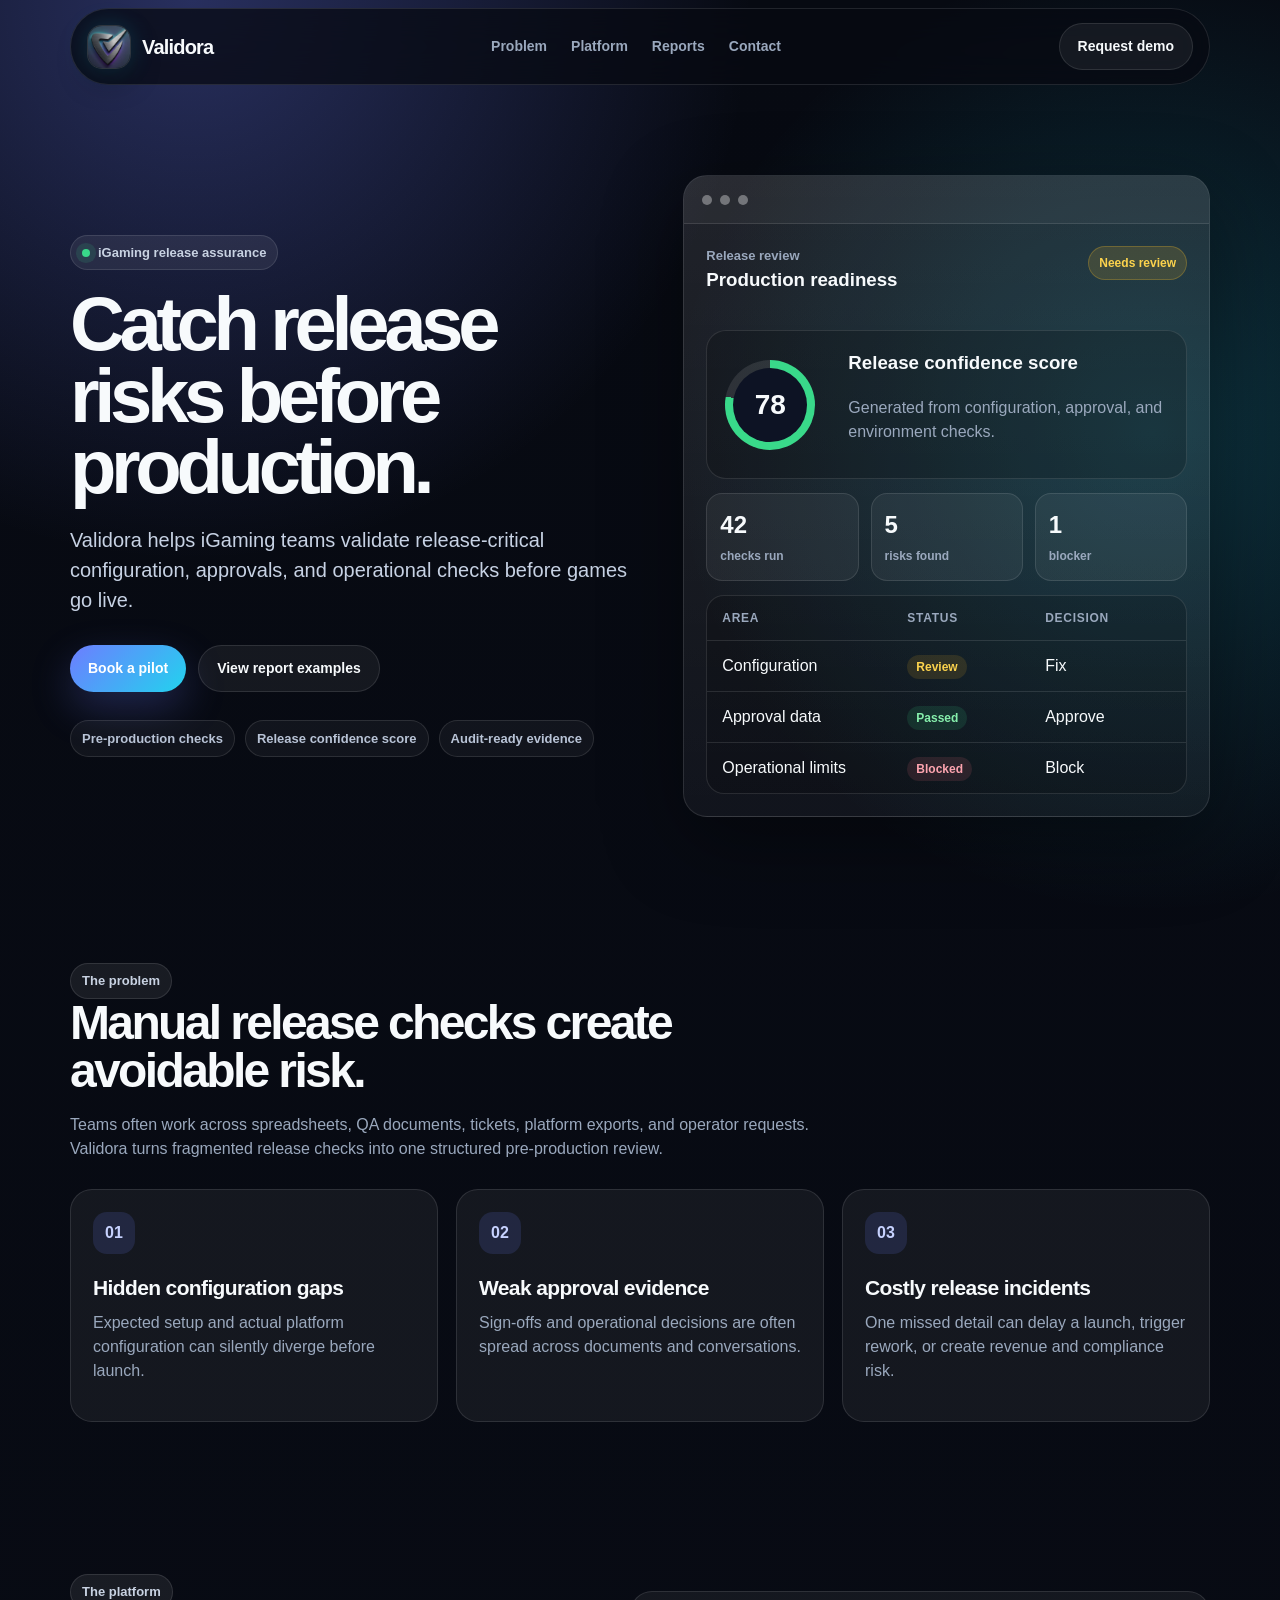
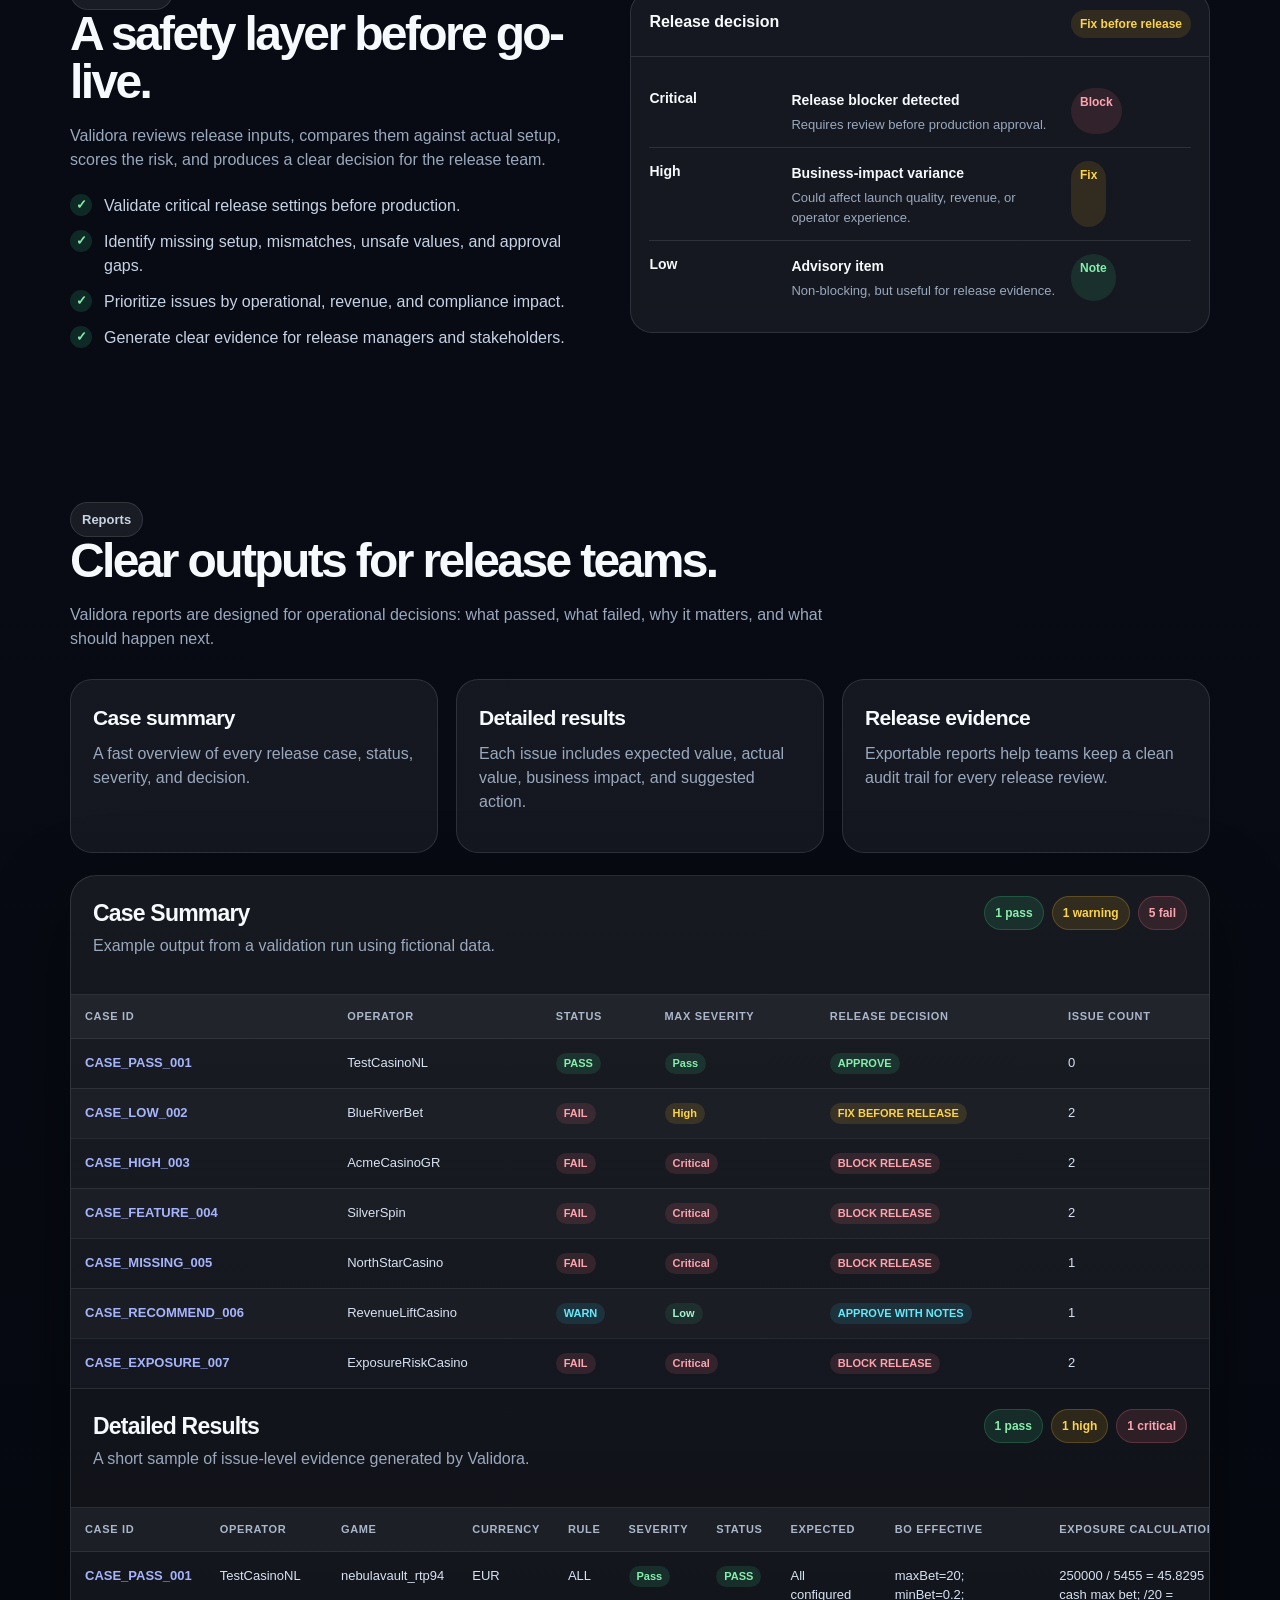
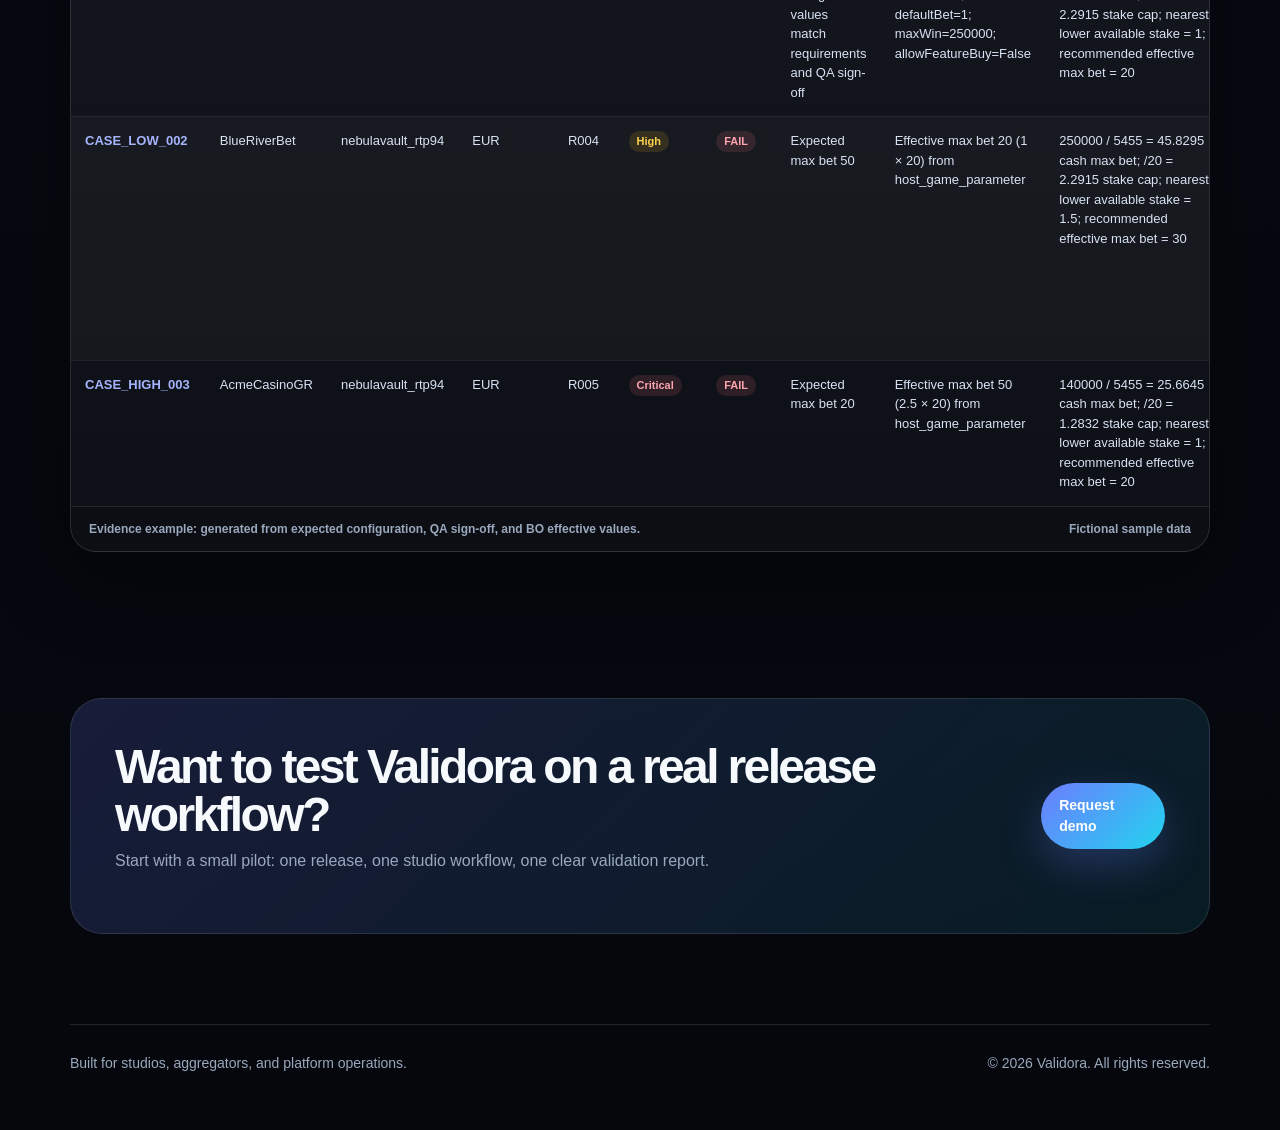
<file: index.html>
<!doctype html>
<html lang="en">
<head>
  <meta charset="utf-8" />
  <meta name="viewport" content="width=device-width, initial-scale=1" />
  <title>Validora — iGaming Release Assurance</title>
  <meta name="description" content="Validora helps iGaming teams catch release risks before production." />
  <meta property="og:title" content="Validora — iGaming Release Assurance" />
  <meta property="og:description" content="Catch release risks before they reach production." />
  <meta property="og:type" content="website" />
  <meta property="og:image" content="assets/img/validora-og.png" />
  <meta name="theme-color" content="#070A12" />
  <link rel="icon" href="assets/img/favicon.png" type="image/png" />
  <link rel="apple-touch-icon" href="assets/img/apple-touch-icon.png" />
  <link rel="stylesheet" href="assets/css/styles.css" />
</head>
<body>
  <div class="wrap">
    <header class="nav">
      <a class="brand" href="#top"><img class="brand-logo" src="assets/img/validora-logo.png" alt="Validora logo" /><span>Validora</span></a>
      <nav class="nav-links">
        <a href="#problem">Problem</a>
        <a href="#platform">Platform</a>
        <a href="#reports">Reports</a>
        <a href="#contact">Contact</a>
      </nav>
      <a class="btn secondary" href="#contact">Request demo</a>
    </header>

    <main id="top">
      <section class="hero">
        <div>
          <div class="eyebrow"><span class="dot"></span> iGaming release assurance</div>
          <h1>Catch release risks before production.</h1>
          <p class="lead">Validora helps iGaming teams validate release-critical configuration, approvals, and operational checks before games go live.</p>
          <div class="actions">
            <a class="btn primary" href="#contact">Book a pilot</a>
            <a class="btn secondary" href="#reports">View report examples</a>
          </div>
          <div class="trust"><span>Pre-production checks</span><span>Release confidence score</span><span>Audit-ready evidence</span></div>
        </div>

        <div class="mock">
          <div class="mockbar"><span></span><span></span><span></span></div>
          <div class="dash">
            <div class="dash-head"><div><div class="small">Release review</div><h3>Production readiness</h3></div><span class="badge warn">Needs review</span></div>
            <div class="score"><div class="ring"><b>78</b></div><div><h3>Release confidence score</h3><p class="muted">Generated from configuration, approval, and environment checks.</p></div></div>
            <div class="metrics"><div class="metric"><strong>42</strong><span>checks run</span></div><div class="metric"><strong>5</strong><span>risks found</span></div><div class="metric"><strong>1</strong><span>blocker</span></div></div>
            <div class="table">
              <div class="row head"><div>Area</div><div>Status</div><div>Decision</div></div>
              <div class="row"><div>Configuration</div><div><span class="pill amber">Review</span></div><div>Fix</div></div>
              <div class="row"><div>Approval data</div><div><span class="pill green">Passed</span></div><div>Approve</div></div>
              <div class="row"><div>Operational limits</div><div><span class="pill red">Blocked</span></div><div>Block</div></div>
            </div>
          </div>
        </div>
      </section>

      <section id="problem">
        <div class="section-head"><div class="eyebrow">The problem</div><h2>Manual release checks create avoidable risk.</h2><p class="muted">Teams often work across spreadsheets, QA documents, tickets, platform exports, and operator requests. Validora turns fragmented release checks into one structured pre-production review.</p></div>
        <div class="grid3">
          <div class="card"><div class="icon">01</div><h3>Hidden configuration gaps</h3><p class="muted">Expected setup and actual platform configuration can silently diverge before launch.</p></div>
          <div class="card"><div class="icon">02</div><h3>Weak approval evidence</h3><p class="muted">Sign-offs and operational decisions are often spread across documents and conversations.</p></div>
          <div class="card"><div class="icon">03</div><h3>Costly release incidents</h3><p class="muted">One missed detail can delay a launch, trigger rework, or create revenue and compliance risk.</p></div>
        </div>
      </section>

      <section id="platform">
        <div class="split">
          <div><div class="eyebrow">The platform</div><h2>A safety layer before go-live.</h2><p class="muted">Validora reviews release inputs, compares them against actual setup, scores the risk, and produces a clear decision for the release team.</p><div class="list"><div><span class="check">✓</span><span>Validate critical release settings before production.</span></div><div><span class="check">✓</span><span>Identify missing setup, mismatches, unsafe values, and approval gaps.</span></div><div><span class="check">✓</span><span>Prioritize issues by operational, revenue, and compliance impact.</span></div><div><span class="check">✓</span><span>Generate clear evidence for release managers and stakeholders.</span></div></div></div>
          <div class="card report"><div class="report-title"><strong>Release decision</strong><span class="pill amber">Fix before release</span></div><div class="report-body"><div class="detail"><strong>Critical</strong><div><strong>Release blocker detected</strong><p>Requires review before production approval.</p></div><span class="pill red">Block</span></div><div class="detail"><strong>High</strong><div><strong>Business-impact variance</strong><p>Could affect launch quality, revenue, or operator experience.</p></div><span class="pill amber">Fix</span></div><div class="detail"><strong>Low</strong><div><strong>Advisory item</strong><p>Non-blocking, but useful for release evidence.</p></div><span class="pill green">Note</span></div></div></div>
        </div>
      </section>

      <section id="reports">
        <div class="section-head"><div class="eyebrow">Reports</div><h2>Clear outputs for release teams.</h2><p class="muted">Validora reports are designed for operational decisions: what passed, what failed, why it matters, and what should happen next.</p></div>
        <div class="grid3">
          <div class="card"><h3>Case summary</h3><p class="muted">A fast overview of every release case, status, severity, and decision.</p></div>
          <div class="card"><h3>Detailed results</h3><p class="muted">Each issue includes expected value, actual value, business impact, and suggested action.</p></div>
          <div class="card"><h3>Release evidence</h3><p class="muted">Exportable reports help teams keep a clean audit trail for every release review.</p></div>
        </div>
        <div class="report-preview" aria-label="Example validation report preview">
          <div class="preview-top">
            <div>
              <h3>Case Summary</h3>
              <p class="muted">Example output from a validation run using fictional data.</p>
            </div>
            <div class="preview-actions">
              <span class="chip green">1 pass</span>
              <span class="chip amber">1 warning</span>
              <span class="chip red">5 fail</span>
            </div>
          </div>
          <div class="results-scroll">
            <table class="results-table" style="min-width:980px">
              <thead>
                <tr>
                  <th>Case ID</th><th>Operator</th><th>Status</th><th>Max Severity</th><th>Release Decision</th><th>Issue Count</th>
                </tr>
              </thead>
              <tbody>
                <tr>
                  <td><span class="case-link">CASE_PASS_001</span></td><td>TestCasinoNL</td><td><span class="mini-badge pass">PASS</span></td><td><span class="mini-badge pass">Pass</span></td><td><span class="mini-badge approve">APPROVE</span></td><td>0</td>
                </tr>
                <tr>
                  <td><span class="case-link">CASE_LOW_002</span></td><td>BlueRiverBet</td><td><span class="mini-badge fail">FAIL</span></td><td><span class="mini-badge high">High</span></td><td><span class="mini-badge fix">FIX BEFORE RELEASE</span></td><td>2</td>
                </tr>
                <tr>
                  <td><span class="case-link">CASE_HIGH_003</span></td><td>AcmeCasinoGR</td><td><span class="mini-badge fail">FAIL</span></td><td><span class="mini-badge critical">Critical</span></td><td><span class="mini-badge block">BLOCK RELEASE</span></td><td>2</td>
                </tr>
                <tr>
                  <td><span class="case-link">CASE_FEATURE_004</span></td><td>SilverSpin</td><td><span class="mini-badge fail">FAIL</span></td><td><span class="mini-badge critical">Critical</span></td><td><span class="mini-badge block">BLOCK RELEASE</span></td><td>2</td>
                </tr>
                <tr>
                  <td><span class="case-link">CASE_MISSING_005</span></td><td>NorthStarCasino</td><td><span class="mini-badge fail">FAIL</span></td><td><span class="mini-badge critical">Critical</span></td><td><span class="mini-badge block">BLOCK RELEASE</span></td><td>1</td>
                </tr>
                <tr>
                  <td><span class="case-link">CASE_RECOMMEND_006</span></td><td>RevenueLiftCasino</td><td><span class="mini-badge warn">WARN</span></td><td><span class="mini-badge low">Low</span></td><td><span class="mini-badge notes">APPROVE WITH NOTES</span></td><td>1</td>
                </tr>
                <tr>
                  <td><span class="case-link">CASE_EXPOSURE_007</span></td><td>ExposureRiskCasino</td><td><span class="mini-badge fail">FAIL</span></td><td><span class="mini-badge critical">Critical</span></td><td><span class="mini-badge block">BLOCK RELEASE</span></td><td>2</td>
                </tr>
              </tbody>
            </table>
          </div>
          <div class="preview-top" style="border-top:1px solid var(--line);">
            <div>
              <h3>Detailed Results</h3>
              <p class="muted">A short sample of issue-level evidence generated by Validora.</p>
            </div>
            <div class="preview-actions">
              <span class="chip green">1 pass</span>
              <span class="chip amber">1 high</span>
              <span class="chip red">1 critical</span>
            </div>
          </div>
          <div class="results-scroll">
            <table class="results-table">
              <thead>
                <tr>
                  <th>Case ID</th><th>Operator</th><th>Game</th><th>Currency</th><th>Rule</th><th>Severity</th><th>Status</th><th>Expected</th><th>BO Effective</th><th>Exposure Calculation</th><th>Impact</th><th>Suggested Fix</th><th>Decision</th>
                </tr>
              </thead>
              <tbody>
                <tr>
                  <td><span class="case-link">CASE_PASS_001</span></td>
                  <td>TestCasinoNL</td>
                  <td>nebulavault_rtp94</td>
                  <td>EUR</td>
                  <td>ALL</td>
                  <td><span class="mini-badge pass">Pass</span></td>
                  <td><span class="mini-badge pass">PASS</span></td>
                  <td>All configured values match requirements and QA sign-off</td>
                  <td>maxBet=20; minBet=0.2; defaultBet=1; maxWin=250000; allowFeatureBuy=False</td>
                  <td>250000 / 5455 = 45.8295 cash max bet; /20 = 2.2915 stake cap; nearest lower available stake = 1; recommended effective max bet = 20</td>
                  <td>No issue detected</td>
                  <td>No action needed</td>
                  <td><span class="mini-badge approve">APPROVE</span></td>
                </tr>
                <tr>
                  <td><span class="case-link">CASE_LOW_002</span></td>
                  <td>BlueRiverBet</td>
                  <td>nebulavault_rtp94</td>
                  <td>EUR</td>
                  <td>R004</td>
                  <td><span class="mini-badge high">High</span></td>
                  <td><span class="mini-badge fail">FAIL</span></td>
                  <td>Expected max bet 50</td>
                  <td>Effective max bet 20 (1 × 20) from host_game_parameter</td>
                  <td>250000 / 5455 = 45.8295 cash max bet; /20 = 2.2915 stake cap; nearest lower available stake = 1.5; recommended effective max bet = 30</td>
                  <td>Revenue leakage risk because BO is more restrictive than operator requirement</td>
                  <td>Increase stakeValues max or add correct host-level override; do not exceed exposure-safe max stake 1.5 unless max exposure is approved higher</td>
                  <td><span class="mini-badge fix">FIX BEFORE RELEASE</span></td>
                </tr>
                <tr>
                  <td><span class="case-link">CASE_HIGH_003</span></td>
                  <td>AcmeCasinoGR</td>
                  <td>nebulavault_rtp94</td>
                  <td>EUR</td>
                  <td>R005</td>
                  <td><span class="mini-badge critical">Critical</span></td>
                  <td><span class="mini-badge fail">FAIL</span></td>
                  <td>Expected max bet 20</td>
                  <td>Effective max bet 50 (2.5 × 20) from host_game_parameter</td>
                  <td>140000 / 5455 = 25.6645 cash max bet; /20 = 1.2832 stake cap; nearest lower available stake = 1; recommended effective max bet = 20</td>
                  <td>Operator/compliance approval risk because BO exceeds approved maximum</td>
                  <td>Reduce stakeValues max or correct host-level override</td>
                  <td><span class="mini-badge block">BLOCK RELEASE</span></td>
                </tr>
              </tbody>
            </table>
          </div>
          <div class="preview-note">
            <span>Evidence example: generated from expected configuration, QA sign-off, and BO effective values.</span>
            <span>Fictional sample data</span>
          </div>
        </div>
      </section>

      <section id="contact" class="cta">
        <div><h2>Want to test Validora on a real release workflow?</h2><p class="muted">Start with a small pilot: one release, one studio workflow, one clear validation report.</p></div>
        <a class="btn primary" href="mailto:hello@validora.io?subject=Validora pilot request">Request demo</a>
      </section>
    </main>

    <footer class="footer">
  <p>Built for studios, aggregators, and platform operations.</p>
  <p>© 2026 Validora. All rights reserved.</p>
</footer>
  </div>
  <script src="assets/js/main.js" defer></script>
</body>
</html>
</file>
<file: assets/css/styles.css>
:root{
      --bg:#070A12;--bg2:#0D1324;--card:#111827;--card2:#151F33;--text:#F7FAFC;--muted:#9AA8BD;--line:rgba(255,255,255,.11);--blue:#6D7DFF;--cyan:#22D3EE;--green:#39D98A;--amber:#FBBF24;--red:#FB7185;--shadow:0 24px 80px rgba(0,0,0,.38);--r:24px
    }
    *{box-sizing:border-box} html{scroll-behavior:smooth} body{margin:0;font-family:Inter,Segoe UI,Roboto,Arial,sans-serif;background:radial-gradient(circle at 15% 0%,rgba(109,125,255,.32),transparent 35rem),radial-gradient(circle at 90% 10%,rgba(34,211,238,.20),transparent 30rem),linear-gradient(180deg,var(--bg),#080B14 48%,#05070D);color:var(--text);line-height:1.5} a{text-decoration:none;color:inherit}.wrap{width:min(1140px,calc(100% - 40px));margin:auto}.nav{position:sticky;top:8px;z-index:20;margin-top:0px;display:flex;align-items:center;justify-content:space-between;padding:14px 16px;border:1px solid var(--line);border-radius:999px;background:rgba(7,10,18,.74);backdrop-filter:blur(18px)}.brand{display:flex;align-items:center;gap:11px;font-weight:800;font-size:20px;letter-spacing:-.04em}.brand-logo{width:44px;height:44px;border-radius:15px;object-fit:cover;display:block;border:1px solid rgba(255,255,255,.16);box-shadow:0 0 24px rgba(34,211,238,.18),0 12px 30px rgba(0,0,0,.32);background:#07101a}.mark{width:36px;height:36px;border-radius:12px;background:linear-gradient(135deg,var(--blue),var(--cyan));display:grid;place-items:center;color:white;font-weight:900;box-shadow:0 12px 30px rgba(109,125,255,.3)}.nav-links{display:flex;gap:24px;color:var(--muted);font-size:14px;font-weight:700}.nav-links a:hover{color:var(--text)}.btn{display:inline-flex;align-items:center;justify-content:center;border-radius:999px;font-weight:800;font-size:14px;padding:12px 18px;border:1px solid var(--line)}.btn.primary{background:linear-gradient(135deg,var(--blue),var(--cyan));color:#fff;border:0;box-shadow:0 16px 40px rgba(109,125,255,.25)}.btn.secondary{background:rgba(255,255,255,.06);color:var(--text)}.hero{display:grid;grid-template-columns:1.03fr .97fr;gap:54px;align-items:center;padding:98px 0 70px}.eyebrow{display:inline-flex;align-items:center;gap:8px;color:#C8D2E2;background:rgba(255,255,255,.07);border:1px solid var(--line);border-radius:999px;padding:7px 11px;font-weight:800;font-size:13px}.dot{width:8px;height:8px;background:var(--green);border-radius:50%;box-shadow:0 0 0 6px rgba(57,217,138,.12)}h1,h2,h3,p{margin-top:0}h1{font-size:clamp(46px,6vw,76px);line-height:.94;letter-spacing:-.07em;margin:18px 0 22px}h2{font-size:clamp(30px,4vw,48px);line-height:1;letter-spacing:-.055em;margin-bottom:18px}.lead{font-size:20px;color:#C7D2E4;max-width:650px}.actions{display:flex;gap:12px;flex-wrap:wrap;margin:30px 0 28px}.trust{display:flex;gap:10px;flex-wrap:wrap}.trust span{color:#B8C3D6;font-size:13px;font-weight:800;border:1px solid var(--line);border-radius:999px;padding:8px 11px;background:rgba(255,255,255,.045)}.mock{border:1px solid var(--line);border-radius:var(--r);background:linear-gradient(180deg,rgba(255,255,255,.10),rgba(255,255,255,.045));box-shadow:var(--shadow);overflow:hidden}.mockbar{height:48px;display:flex;align-items:center;gap:8px;padding:0 18px;border-bottom:1px solid var(--line);background:rgba(255,255,255,.04)}.mockbar span{width:10px;height:10px;border-radius:50%;background:rgba(255,255,255,.35)}.dash{padding:22px}.dash-head{display:flex;justify-content:space-between;gap:16px;align-items:flex-start;margin-bottom:18px}.small{font-size:13px;color:var(--muted);font-weight:700}.badge{padding:7px 10px;border-radius:999px;font-size:12px;font-weight:900}.badge.warn{background:rgba(251,191,36,.14);color:#FCD34D;border:1px solid rgba(251,191,36,.25)}.score{display:grid;grid-template-columns:105px 1fr;gap:18px;align-items:center;background:rgba(0,0,0,.18);border:1px solid var(--line);border-radius:20px;padding:18px}.ring{width:90px;height:90px;border-radius:50%;display:grid;place-items:center;background:conic-gradient(var(--green) 0 78%, rgba(255,255,255,.10) 78% 100%);font-size:28px;font-weight:900;position:relative}.ring:before{content:"";position:absolute;inset:8px;border-radius:50%;background:var(--bg2)}.ring b{position:relative}.metrics{display:grid;grid-template-columns:repeat(3,1fr);gap:12px;margin:14px 0}.metric{background:rgba(255,255,255,.055);border:1px solid var(--line);border-radius:16px;padding:13px}.metric strong{display:block;font-size:24px}.metric span{font-size:12px;color:var(--muted);font-weight:800}.table{border:1px solid var(--line);border-radius:18px;overflow:hidden;background:rgba(0,0,0,.16)}.row{display:grid;grid-template-columns:1.1fr .8fr .8fr;gap:12px;padding:13px 15px;border-bottom:1px solid var(--line);align-items:center}.row:last-child{border-bottom:0}.head{color:var(--muted);font-size:12px;font-weight:900;text-transform:uppercase;letter-spacing:.06em}.pill{width:max-content;border-radius:999px;padding:5px 9px;font-size:12px;font-weight:900}.pill.green{color:#86EFAC;background:rgba(57,217,138,.12)}.pill.amber{color:#FCD34D;background:rgba(251,191,36,.12)}.pill.red{color:#FDA4AF;background:rgba(251,113,133,.12)}section{padding:76px 0}.section-head{max-width:760px;margin-bottom:28px}.muted{color:var(--muted)}.grid3{display:grid;grid-template-columns:repeat(3,1fr);gap:18px}.card{border:1px solid var(--line);border-radius:22px;background:rgba(255,255,255,.055);padding:22px}.card h3{font-size:21px;letter-spacing:-.03em;margin-bottom:8px}.icon{width:42px;height:42px;border-radius:14px;display:grid;place-items:center;background:rgba(109,125,255,.15);color:#C7D2FE;font-weight:900;margin-bottom:18px}.split{display:grid;grid-template-columns:.95fr 1.05fr;gap:36px;align-items:center}.list{display:grid;gap:12px;margin-top:22px}.list div{display:flex;gap:12px;align-items:flex-start;color:#C7D2E4}.check{width:22px;height:22px;flex:0 0 22px;border-radius:50%;background:rgba(57,217,138,.15);color:#86EFAC;display:grid;place-items:center;font-size:13px;font-weight:900}.report{padding:0}.report-title{display:flex;justify-content:space-between;padding:18px;border-bottom:1px solid var(--line)}.report-body{padding:18px}.detail{display:grid;grid-template-columns:130px 1fr 120px;gap:12px;border-bottom:1px solid var(--line);padding:13px 0}.detail:last-child{border-bottom:0}.detail strong{font-size:14px}.detail p{font-size:13px;color:var(--muted);margin:3px 0 0}.cta{margin:70px 0 90px;border:1px solid var(--line);border-radius:32px;background:linear-gradient(135deg,rgba(109,125,255,.18),rgba(34,211,238,.10));padding:44px;display:flex;align-items:center;justify-content:space-between;gap:30px}.cta h2{margin-bottom:10px}.footer{border-top:1px solid var(--line);padding:28px 0 42px;display:flex;align-items:center;justify-content:space-between;color:var(--muted);font-size:14px}.report-preview{margin-top:22px;border:1px solid var(--line);border-radius:26px;background:linear-gradient(180deg,rgba(255,255,255,.075),rgba(255,255,255,.035));box-shadow:var(--shadow);overflow:hidden}.preview-top{display:flex;align-items:flex-start;justify-content:space-between;gap:18px;padding:20px 22px;border-bottom:1px solid var(--line);background:rgba(0,0,0,.12)}.preview-top h3{margin:0 0 4px;font-size:23px;letter-spacing:-.035em}.preview-actions{display:flex;gap:8px;flex-wrap:wrap;justify-content:flex-end}.chip{border:1px solid var(--line);background:rgba(255,255,255,.06);color:#C8D2E2;border-radius:999px;padding:7px 10px;font-size:12px;font-weight:900}.chip.red{color:#FDA4AF;background:rgba(251,113,133,.12);border-color:rgba(251,113,133,.22)}.chip.amber{color:#FCD34D;background:rgba(251,191,36,.12);border-color:rgba(251,191,36,.22)}.chip.green{color:#86EFAC;background:rgba(57,217,138,.12);border-color:rgba(57,217,138,.22)}.results-scroll{overflow-x:auto}.results-table{min-width:1600px;width:100%;border-collapse:collapse}.results-table th{font-size:11px;text-transform:uppercase;letter-spacing:.06em;text-align:left;color:#AAB7CA;padding:13px 14px;border-bottom:1px solid var(--line);background:rgba(255,255,255,.04);white-space:nowrap}.results-table td{vertical-align:top;padding:14px;border-bottom:1px solid rgba(255,255,255,.08);font-size:13px;color:#D8E2F2}.results-table tr:last-child td{border-bottom:0}.results-table tr:nth-child(even) td{background:rgba(255,255,255,.025)}.case-link{color:#A5B4FC;font-weight:900}.cell-muted{color:#9AA8BD}.mini-badge{display:inline-flex;border-radius:999px;padding:5px 8px;font-size:11px;font-weight:900;line-height:1}.mini-badge.pass{color:#86EFAC;background:rgba(57,217,138,.13)}.mini-badge.high{color:#FCD34D;background:rgba(251,191,36,.13)}.mini-badge.fail{color:#FDA4AF;background:rgba(251,113,133,.13)}.mini-badge.fix{color:#FCD34D;background:rgba(251,191,36,.13);white-space:nowrap}.mini-badge.approve{color:#86EFAC;background:rgba(57,217,138,.13);white-space:nowrap}.mini-badge.critical{color:#FDA4AF;background:rgba(251,113,133,.13);white-space:nowrap}.mini-badge.block{color:#FDA4AF;background:rgba(251,113,133,.13);white-space:nowrap}.mini-badge.warn{color:#67E8F9;background:rgba(34,211,238,.12);white-space:nowrap}.mini-badge.low{color:#A7F3D0;background:rgba(57,217,138,.10);white-space:nowrap}.mini-badge.notes{color:#67E8F9;background:rgba(34,211,238,.12);white-space:nowrap}.preview-note{display:flex;justify-content:space-between;gap:16px;padding:13px 18px;border-top:1px solid var(--line);color:var(--muted);font-size:12px;font-weight:800;background:rgba(0,0,0,.12)}@media(max-width:860px){.preview-top,.preview-note{display:block}.preview-actions{justify-content:flex-start;margin-top:12px}.results-table{min-width:1200px}}@media(max-width:860px){.hero,.split{grid-template-columns:1fr}.nav-links{display:none}.hero{padding-top:60px}.grid3{grid-template-columns:1fr}.cta{display:block}.cta .btn{margin-top:18px}.row,.detail{grid-template-columns:1fr}.score{grid-template-columns:1fr}.footer{display:block}.footer p{margin:10px 0}.metrics{grid-template-columns:1fr}}
</file>
